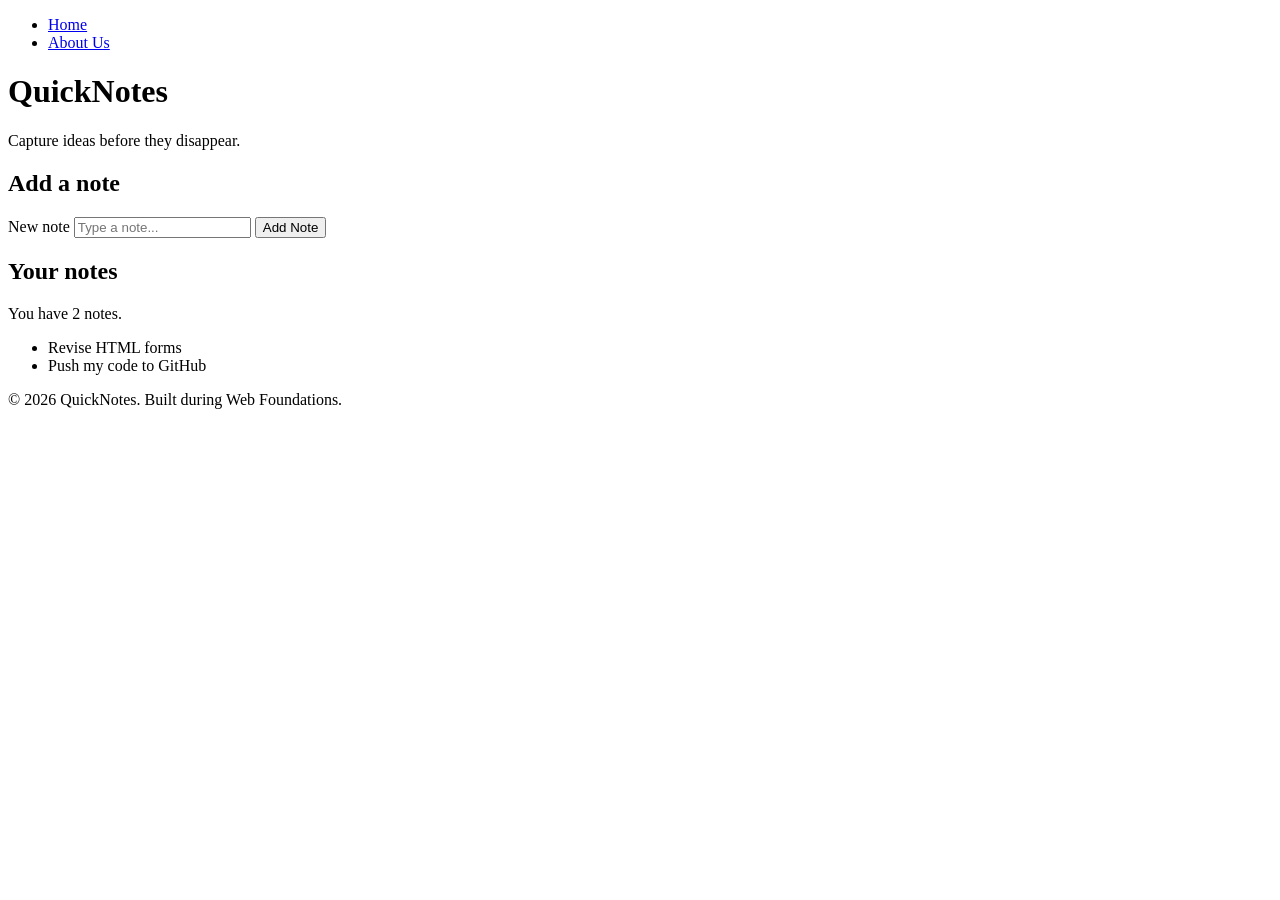
<file: Day1/Index.html>
<!DOCTYPE html>
<html lang="en">
  <head>
    <meta charset="UTF-8" />
    <meta name="viewport" content="width=device-width, initial-scale=1.0" />
    <title>QuickNotes</title>
  </head>
  <body>
    <header>
       <nav>
            <ul>
                <li><a href="/Day1/Index.html">Home</a></li>
                <li><a href="/Day1/About.html">About Us</a></li>
            </ul>
        </nav>
      <h1>QuickNotes</h1>
      <p>Capture ideas before they disappear.</p>
    </header>
 
    <main>
      <section>
        <h2>Add a note</h2>
        <form id="note-form">
          <label for="note-input">New note</label>
          <input type="text" id="note-input" placeholder="Type a note..." />
          <button type="submit">Add Note</button>
        </form>
      </section>
 
      <section>
        <h2>Your notes</h2>
        <p id="note-count">You have 2 notes.</p>
        <ul id="notes-list">
          <li>Revise HTML forms</li>
          <li>Push my code to GitHub</li>
        </ul>
      </section>
    </main>
 
    <footer>
      <p>&copy; 2026 QuickNotes. Built during Web Foundations.</p>
    </footer>
  </body>
</html>
</file>
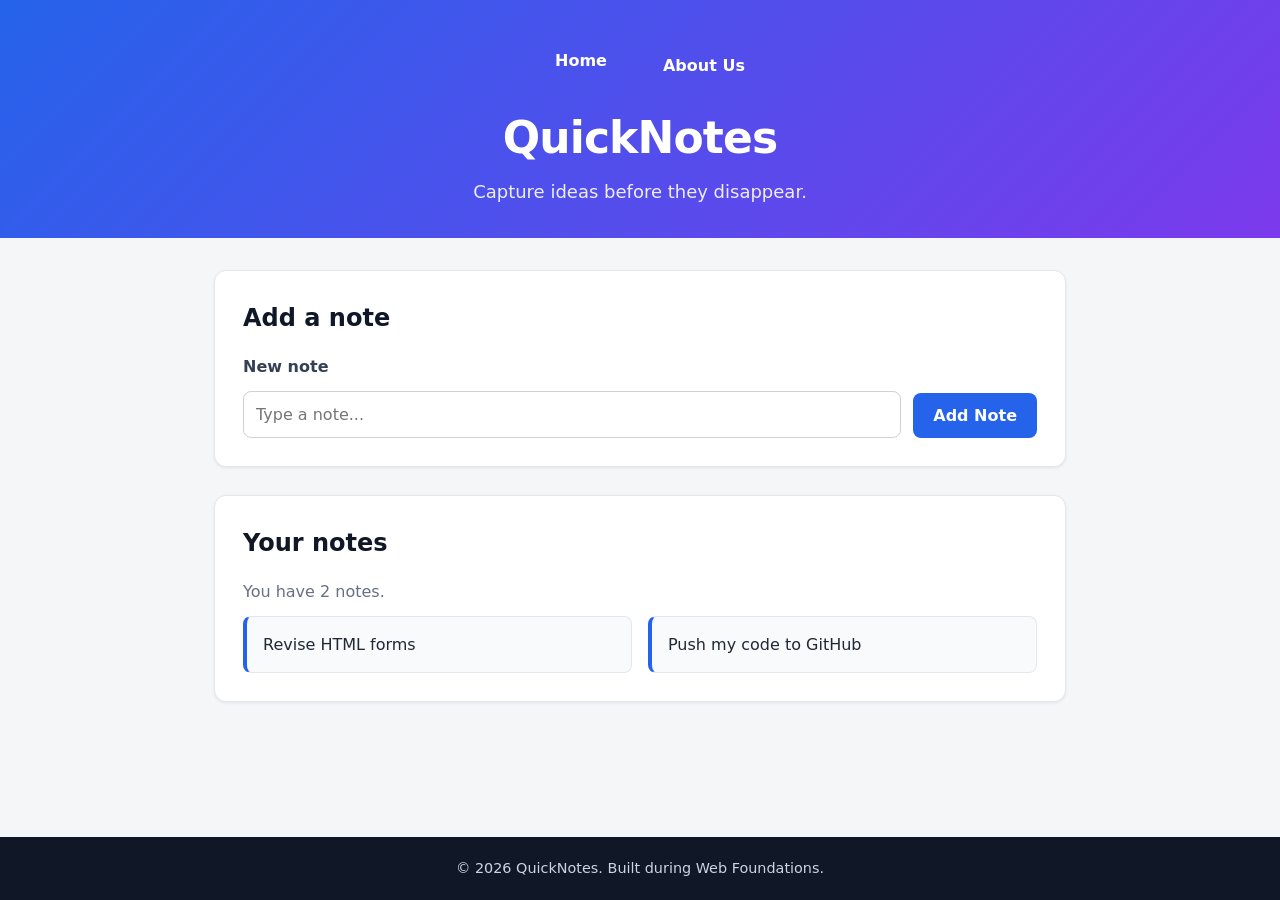
<file: Day2/Index.html>
<!DOCTYPE html>
<html lang="en">
  <head>
    <meta charset="UTF-8" />
    <meta name="viewport" content="width=device-width, initial-scale=1.0" />
    <title>QuickNotes</title>
    <link rel="stylesheet" href="/Day2/style.css" />
  </head>
  <body>
    <header>
      <nav>
        <ul>
            <li><a href="/Day1/Index.html">Home</a></li>
            <li><a href="/Day1/About.html">About Us</a></li>
        </ul>
    </nav>
      <h1>QuickNotes</h1>
      <p>Capture ideas before they disappear.</p>
    </header>
 
    <main>
      <section>
        <h2>Add a note</h2>
        <form id="note-form">
          <label for="note-input">New note</label>
          <input type="text" id="note-input" placeholder="Type a note..." />
          <button type="submit">Add Note</button>
        </form>
      </section>
 
      <section>
        <h2>Your notes</h2>
        <p id="note-count">You have 2 notes.</p>
        <ul id="notes-list">
          <li>Revise HTML forms</li>
          <li>Push my code to GitHub</li>
        </ul>
      </section>
    </main>
 
    <footer>
      <p>&copy; 2026 QuickNotes. Built during Web Foundations.</p>
    </footer>
  </body>
</html>
</file>
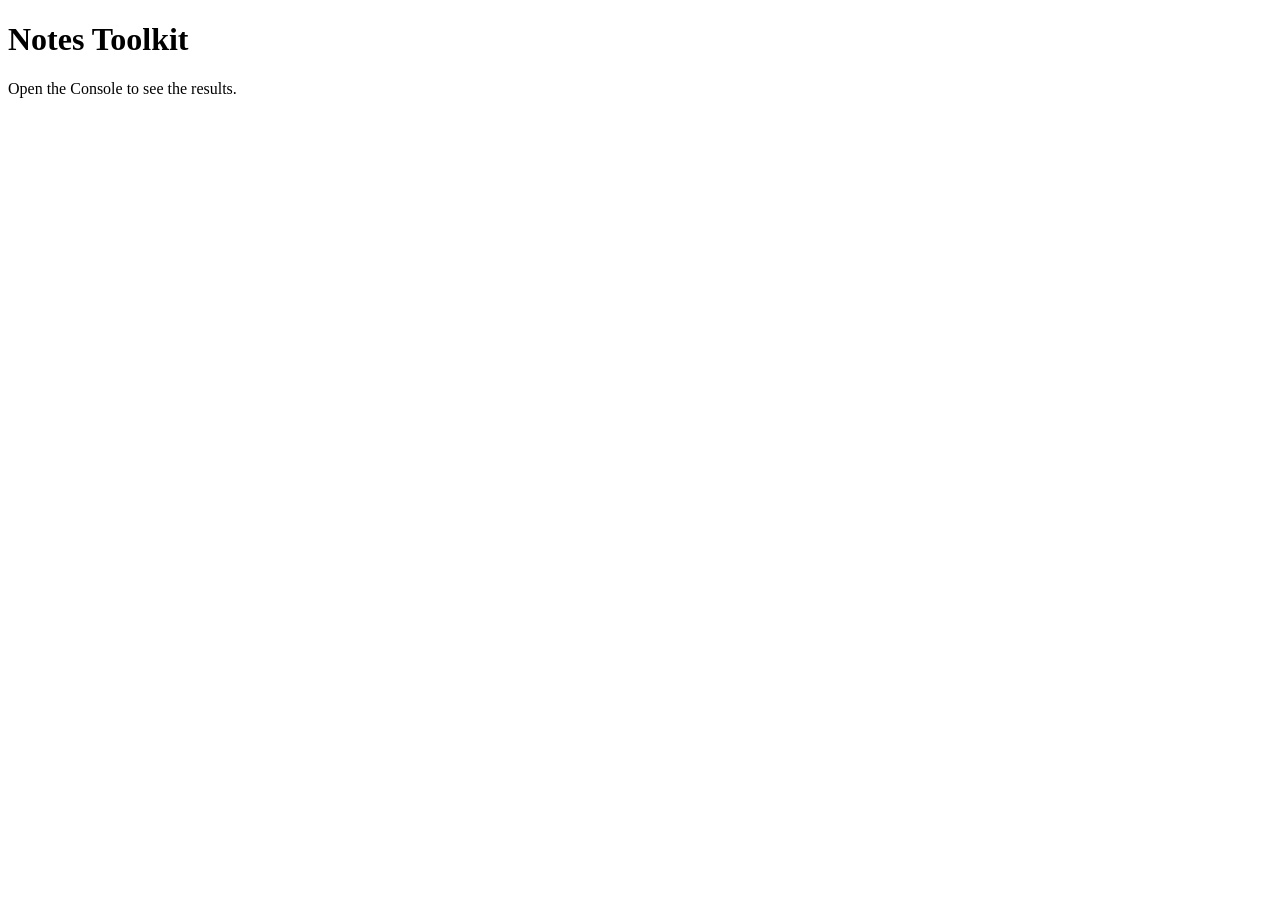
<file: Day3/Index.html>
<!DOCTYPE html>
<html lang="en">
  <head>
    <meta charset="UTF-8" />
    <meta name="viewport" content="width=device-width, initial-scale=1.0" />
    <title>Notes Toolkit</title>
    <script src="script.js" defer></script>
  </head>
  <body>
    <h1>Notes Toolkit</h1>
    <p>Open the Console to see the results.</p>
  </body>
</html>
</file>
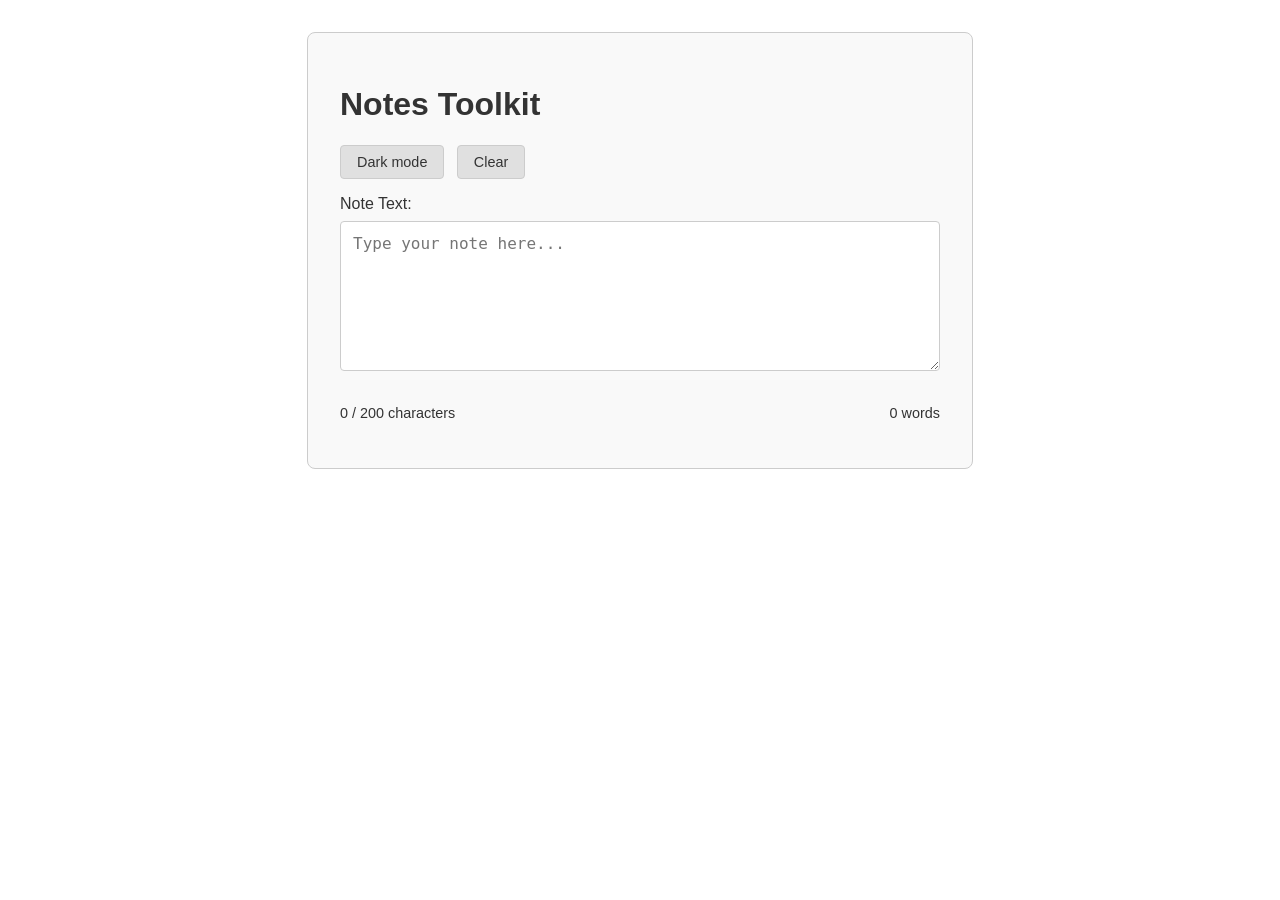
<file: Day4/index.html>
<!DOCTYPE html>
<html lang="en">
  <head>
    <meta charset="UTF-8" />
    <meta name="viewport" content="width=device-width, initial-scale=1.0" />
    <title>Notes Toolkit - Day 4</title>
    <link rel="stylesheet" href="style.css" />
    <script src="script.js" defer></script>
  </head>
  <body>
    <main>
      <h1>Notes Toolkit</h1>
      
      <div class="controls">
        <button id="theme-toggle">Dark mode</button>
        <button id="clear-btn">Clear</button>
      </div>

      <div class="editor-container">
        <label for="note-text">Note Text:</label>
        <textarea id="note-text" placeholder="Type your note here..."></textarea>
        
        <div class="counters">
          <p id="char-count">0 / 200 characters</p>
          <p id="word-count">0 words</p>
        </div>
      </div>
    </main>
  </body>
</html>
</file>
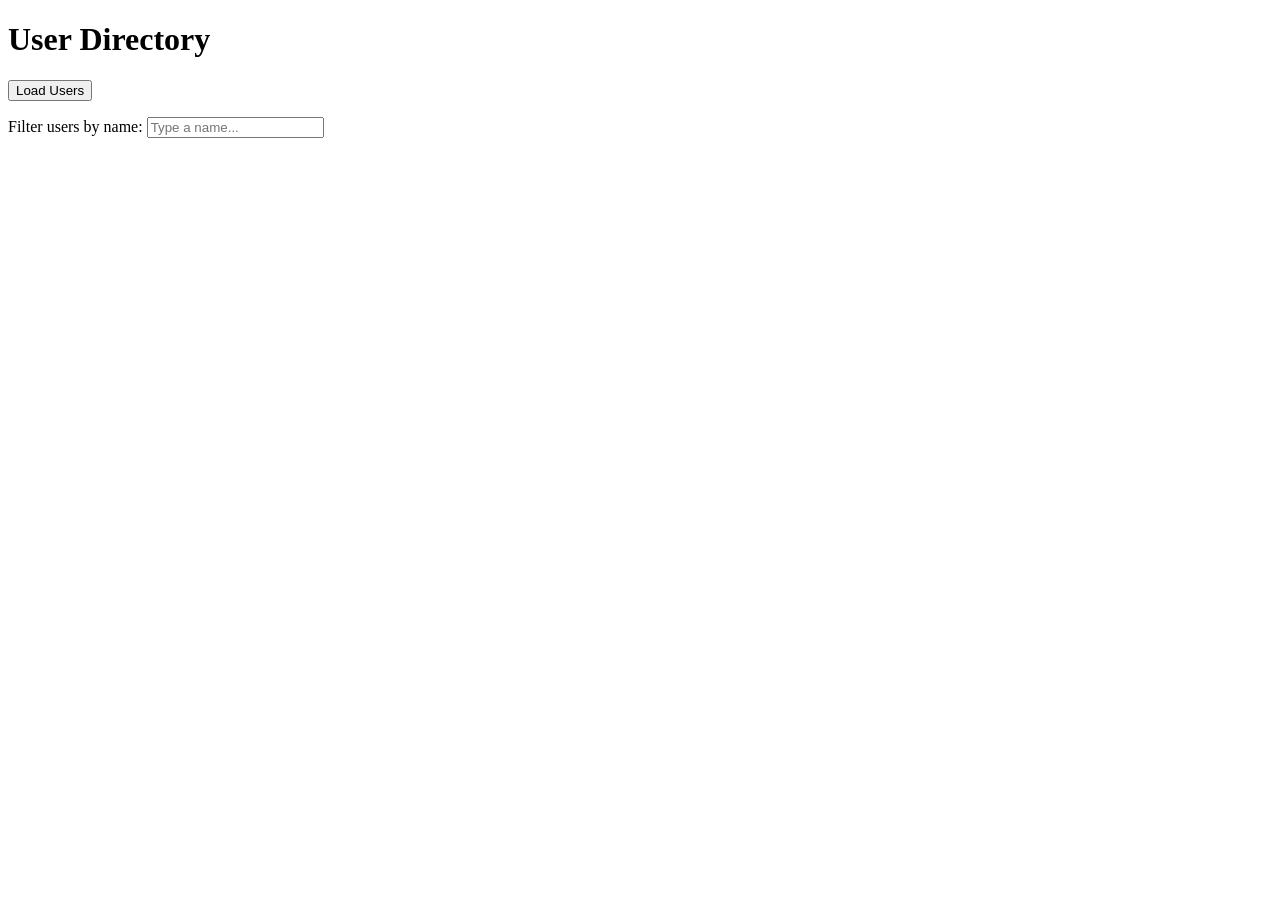
<file: Day5/index.html>
<!DOCTYPE html>
<html lang="en">
<head>
  <meta charset="UTF-8">
  <meta name="viewport" content="width=device-width, initial-scale=1.0">
  <title>Day 5 - User Directory & API Lab</title>
  <script src="users.js" defer></script>
</head>
<body>
  <main>
    <h1>User Directory</h1>
    
    <button id="load-users">Load Users</button>
    
    <div class="filter-container" style="margin-top: 1rem;">
      <label for="filter-input">Filter users by name:</label>
      <input type="text" id="filter-input" placeholder="Type a name..." autocomplete="off">
    </div>

    <p id="status"></p>
    <ul id="users-list"></ul>
  </main>
</body>
</html>
</file>
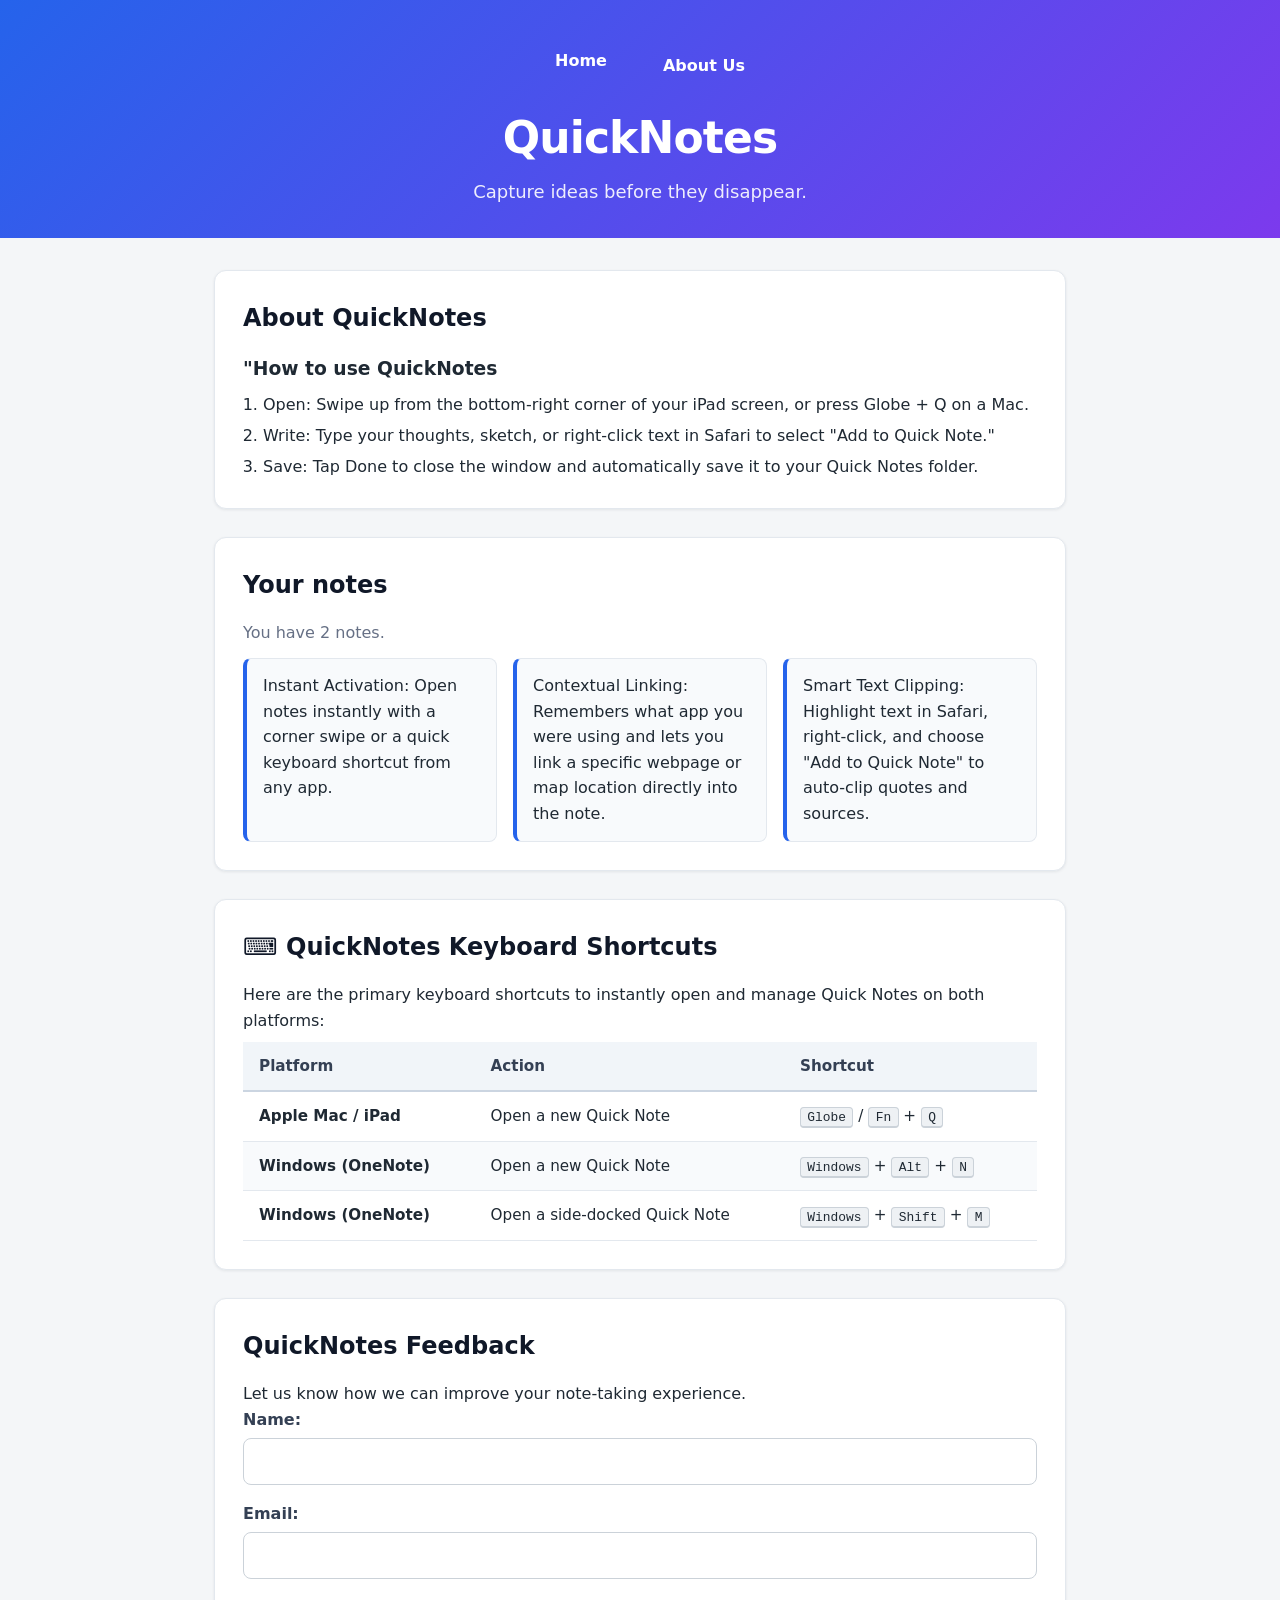
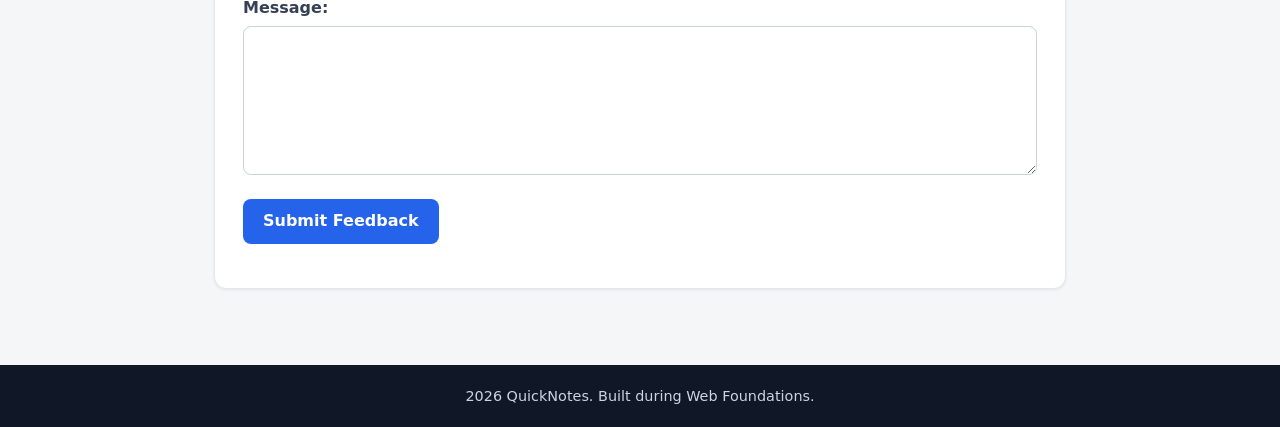
<file: Day2/About.html>
<!DOCTYPE html>
<html lang="en">
  <head>
    <meta charset="UTF-8" />
    <meta name="viewport" content="width=device-width, initial-scale=1.0" />
    <title>QuickNotes</title>
    <link rel="stylesheet" href="/Day2/style.css" />
  </head>
  <body>
    <header>
        <nav>
            <ul>
                <li><a href="/Day1/Index.html">Home</a></li>
                <li><a href="/Day1/About.html">About Us</a></li>
            </ul>
        </nav>
      <h1>QuickNotes</h1>
      <p>Capture ideas before they disappear.</p>
    </header>
 
    <main>
      <section>
        <h2>About QuickNotes</h2>
       <h3>"How to use QuickNotes</h3>
       <ol>
        <li>Open: Swipe up from the bottom-right corner of your iPad screen, or press Globe + Q on a Mac.</li>
        <li>Write: Type your thoughts, sketch, or right-click text in Safari to select "Add to Quick Note."</li>
        <li>Save: Tap Done to close the window and automatically save it to your Quick Notes folder.</li>
       </ol>
      </section>
 
      <section>
        <h2>Your notes</h2>
        <p id="note-count">You have 2 notes.</p>
        <ul id="notes-list">
          <li>Instant Activation: Open notes instantly with a corner swipe or a quick keyboard shortcut from any app.</li>
          <li>Contextual Linking: Remembers what app you were using and lets you link a specific webpage or map location directly into the note.</li>
          <li>Smart Text Clipping: Highlight text in Safari, right-click, and choose "Add to Quick Note" to auto-clip quotes and sources.</li>
        </ul>
      </section>
      <section>
        <h2>⌨️ QuickNotes Keyboard Shortcuts</h2>
  <p>Here are the primary keyboard shortcuts to instantly open and manage Quick Notes on both platforms:</p>
  
  <table>
    <thead>
      <tr>
        <th>Platform</th>
        <th>Action</th>
        <th>Shortcut</th>
      </tr>
    </thead>
    <tbody>
      <tr>
        <td><strong>Apple Mac / iPad</strong></td>
        <td>Open a new Quick Note</td>
        <td><kbd>Globe</kbd> / <kbd>Fn</kbd> + <kbd>Q</kbd></td>
      </tr>
      <tr>
        <td><strong>Windows (OneNote)</strong></td>
        <td>Open a new Quick Note</td>
        <td><kbd>Windows</kbd> + <kbd>Alt</kbd> + <kbd>N</kbd></td>
      </tr>
      <tr>
        <td><strong>Windows (OneNote)</strong></td>
        <td>Open a side-docked Quick Note</td>
        <td><kbd>Windows</kbd> + <kbd>Shift</kbd> + <kbd>M</kbd></td>
      </tr>
    </tbody>
  </table>
      </section>
      <section>
        <h2> QuickNotes Feedback</h2>
        <p>Let us know how we can improve your note-taking experience.</p>
        
        <form action="#" method="POST">
          <div>
            <label for="user-name" >Name:</label>
            <input type="text" id="user-name" name="name" required>
          </div>
      
          <div>
            <label for="user-email" >Email:</label>
            <input type="email" id="user-email" name="email" required>
          </div>
      
          <div>
            <label for="user-message" >Message:</label>
            <textarea id="user-message" name="message" rows="5" required ></textarea>
          </div>
      
          <div>
            <button type="submit">Submit Feedback</button>
          </div>
        </form>
      </section>
    </main>
 
    <footer>
      <p>2026 QuickNotes. Built during Web Foundations.</p>
    </footer>
  </body>
</html>
</file>
<file: Day2/style.css>
/* ===== Reset & base ===== */
*,
*::before,
*::after {
  box-sizing: border-box;
  margin: 0;
  padding: 0;
}

body {
  font-family: system-ui, -apple-system, "Segoe UI", Roboto, sans-serif;
  line-height: 1.6;
  color: #1f2933;
  background-color: #f4f6f8;
  min-height: 100vh;
  display: flex;
  flex-direction: column;
}

img,
table {
  max-width: 100%;
}

kbd {
  background: #eef1f4;
  border: 1px solid #cbd2d9;
  border-bottom-width: 2px;
  border-radius: 4px;
  padding: 0.1rem 0.4rem;
  font-size: 0.85em;
  font-family: ui-monospace, Menlo, Consolas, monospace;
}

/* ===== Header ===== */
header {
  background: linear-gradient(135deg, #2563eb, #7c3aed);
  color: #ffffff;
  text-align: center;
  padding: 3rem 1.5rem 2rem;
}

header h1 {
  font-size: 2.75rem;
  letter-spacing: -0.02em;
}

header p {
  font-size: 1.125rem;
  opacity: 0.9;
  margin-top: 0.25rem;
}

/* ===== Navigation (Flexbox, centred row) ===== */
nav ul {
  list-style: none;
  display: flex;
  justify-content: center;
  gap: 1.5rem;
  margin-bottom: 1.5rem;
}

nav a {
  color: #ffffff;
  text-decoration: none;
  font-weight: 600;
  padding: 0.4rem 1rem;
  border-radius: 999px;
  transition: background-color 0.2s ease, color 0.2s ease;
}

nav a:hover,
nav a:focus-visible {
  background-color: rgba(255, 255, 255, 0.2);
}

/* ===== Main layout: centred with max-width ===== */
main {
  width: 100%;
  max-width: 900px;
  margin-inline: auto;   /* automatic left + right margins */
  padding: 2rem 1.5rem 3rem;
  flex: 1;
}

/* ===== Sections as white cards ===== */
section {
  background: #ffffff;
  border: 1px solid #e3e8ee;
  border-radius: 12px;
  padding: 1.75rem;
  margin-bottom: 1.75rem;
  box-shadow: 0 1px 3px rgba(16, 24, 40, 0.08);
}

h2 {
  margin-bottom: 1rem;
  color: #101828;
}

h3 {
  margin: 0.75rem 0 0.5rem;
}

ol,
ul:not(#notes-list) {
  padding-left: 1.25rem;
}

li + li {
  margin-top: 0.35rem;
}

#note-count {
  color: #667085;
  margin-bottom: 0.75rem;
}

/* ===== Notes / features list as a grid of cards ===== */
#notes-list {
  list-style: none;
  padding: 0;
  display: grid;
  grid-template-columns: repeat(auto-fit, minmax(180px, 1fr));
  gap: 1rem;
}

#notes-list li {
  background: #f8fafc;
  border: 1px solid #e3e8ee;
  border-left: 4px solid #2563eb;
  border-radius: 8px;
  padding: 0.9rem 1rem;
  margin: 0;
  transition: transform 0.2s ease, box-shadow 0.2s ease;
}

#notes-list li:hover {
  transform: translateY(-2px);
  box-shadow: 0 4px 10px rgba(16, 24, 40, 0.1);
}

/* ===== Table ===== */
table {
  width: 100%;
  border-collapse: collapse;
  margin-top: 0.5rem;
  font-size: 0.95rem;
}

caption {
  caption-side: bottom;
  color: #667085;
  font-size: 0.85rem;
  padding-top: 0.5rem;
}

th,
td {
  text-align: left;
  padding: 0.75rem 1rem;
  border-bottom: 1px solid #e3e8ee;
}

thead th {
  background: #f1f5f9;
  color: #344054;
  font-weight: 700;
  border-bottom: 2px solid #cbd5e1;
}

tbody tr:nth-child(even) {
  background: #f8fafc;
}

tbody tr:hover {
  background: #eff6ff;
}

/* ===== Forms ===== */
form div {
  margin-bottom: 1rem;
}

label {
  display: block;
  font-weight: 600;
  margin-bottom: 0.35rem;
  color: #344054;
}

input[type="text"],
input[type="email"],
textarea {
  width: 100%;
  padding: 0.6rem 0.75rem;
  font: inherit;
  color: inherit;
  background: #ffffff;
  border: 1px solid #cbd2d9;
  border-radius: 8px;
  transition: border-color 0.2s ease, box-shadow 0.2s ease;
}

textarea {
  resize: vertical;
}

input:focus,
textarea:focus {
  outline: none;
  border-color: #2563eb;
  box-shadow: 0 0 0 3px rgba(37, 99, 235, 0.18);
}

#note-form {
  display: flex;
  flex-wrap: wrap;
  align-items: end;
  gap: 0.75rem;
}

#note-form label {
  flex-basis: 100%;
  margin-bottom: 0;
}

#note-form input {
  flex: 1 1 220px;
}

/* ===== Buttons + hover transitions ===== */
button {
  font: inherit;
  font-weight: 600;
  color: #ffffff;
  background-color: #2563eb;
  border: none;
  border-radius: 8px;
  padding: 0.6rem 1.25rem;
  cursor: pointer;
  transition: background-color 0.2s ease, transform 0.15s ease,
    box-shadow 0.2s ease;
}

button:hover {
  background-color: #1d4ed8;
  transform: translateY(-1px);
  box-shadow: 0 4px 10px rgba(37, 99, 235, 0.3);
}

button:active {
  transform: translateY(0);
  box-shadow: none;
}

/* ===== Footer ===== */
footer {
  background: #101828;
  color: #cbd5e1;
  text-align: center;
  padding: 1.25rem 1rem;
  font-size: 0.9rem;
}

/* ===== Responsive tweaks ===== */
@media (max-width: 600px) {
  header {
    padding: 2rem 1rem 1.5rem;
  }

  header h1 {
    font-size: 2rem;
  }

  header p {
    font-size: 1rem;
  }

  main {
    padding: 1.25rem 1rem 2rem;
  }

  section {
    padding: 1.25rem;
  }

  nav ul {
    gap: 0.75rem;
  }

  th,
  td {
    padding: 0.5rem 0.6rem;
    font-size: 0.875rem;
  }
}
</file>
<file: Day4/style.css>
:root {
  --bg-color: #ffffff;
  --text-color: #333333;
  --card-bg: #f9f9f9;
  --border-color: #ccc;
  --button-bg: #e0e0e0;
  --button-hover: #d0d0d0;
}

body.dark {
  --bg-color: #121212;
  --text-color: #f0f0f0;
  --card-bg: #1e1e1e;
  --border-color: #444;
  --button-bg: #333;
  --button-hover: #444;
}

body {
  background-color: var(--bg-color);
  color: var(--text-color);
  font-family: Arial, sans-serif;
  margin: 0;
  padding: 2rem;
  transition: background-color 0.3s, color 0.3s;
}

main {
  max-width: 600px;
  margin: 0 auto;
  background: var(--card-bg);
  padding: 2rem;
  border-radius: 8px;
  border: 1px solid var(--border-color);
}

textarea {
  width: 100%;
  height: 150px;
  padding: 0.75rem;
  font-size: 1rem;
  border: 1px solid var(--border-color);
  border-radius: 4px;
  background: var(--bg-color);
  color: var(--text-color);
  resize: vertical;
  box-sizing: border-box;
  margin-top: 0.5rem;
  margin-bottom: 1rem;
}

button {
  padding: 0.5rem 1rem;
  font-size: 0.9rem;
  background-color: var(--button-bg);
  color: var(--text-color);
  border: 1px solid var(--border-color);
  border-radius: 4px;
  cursor: pointer;
  margin-right: 0.5rem;
  margin-bottom: 1rem;
}

button:hover {
  background-color: var(--button-hover);
}

.warning {
  color: orange;
}

.over {
  color: red;
  font-weight: bold;
}

.counters {
  display: flex;
  justify-content: space-between;
  font-size: 0.9rem;
}
</file>
